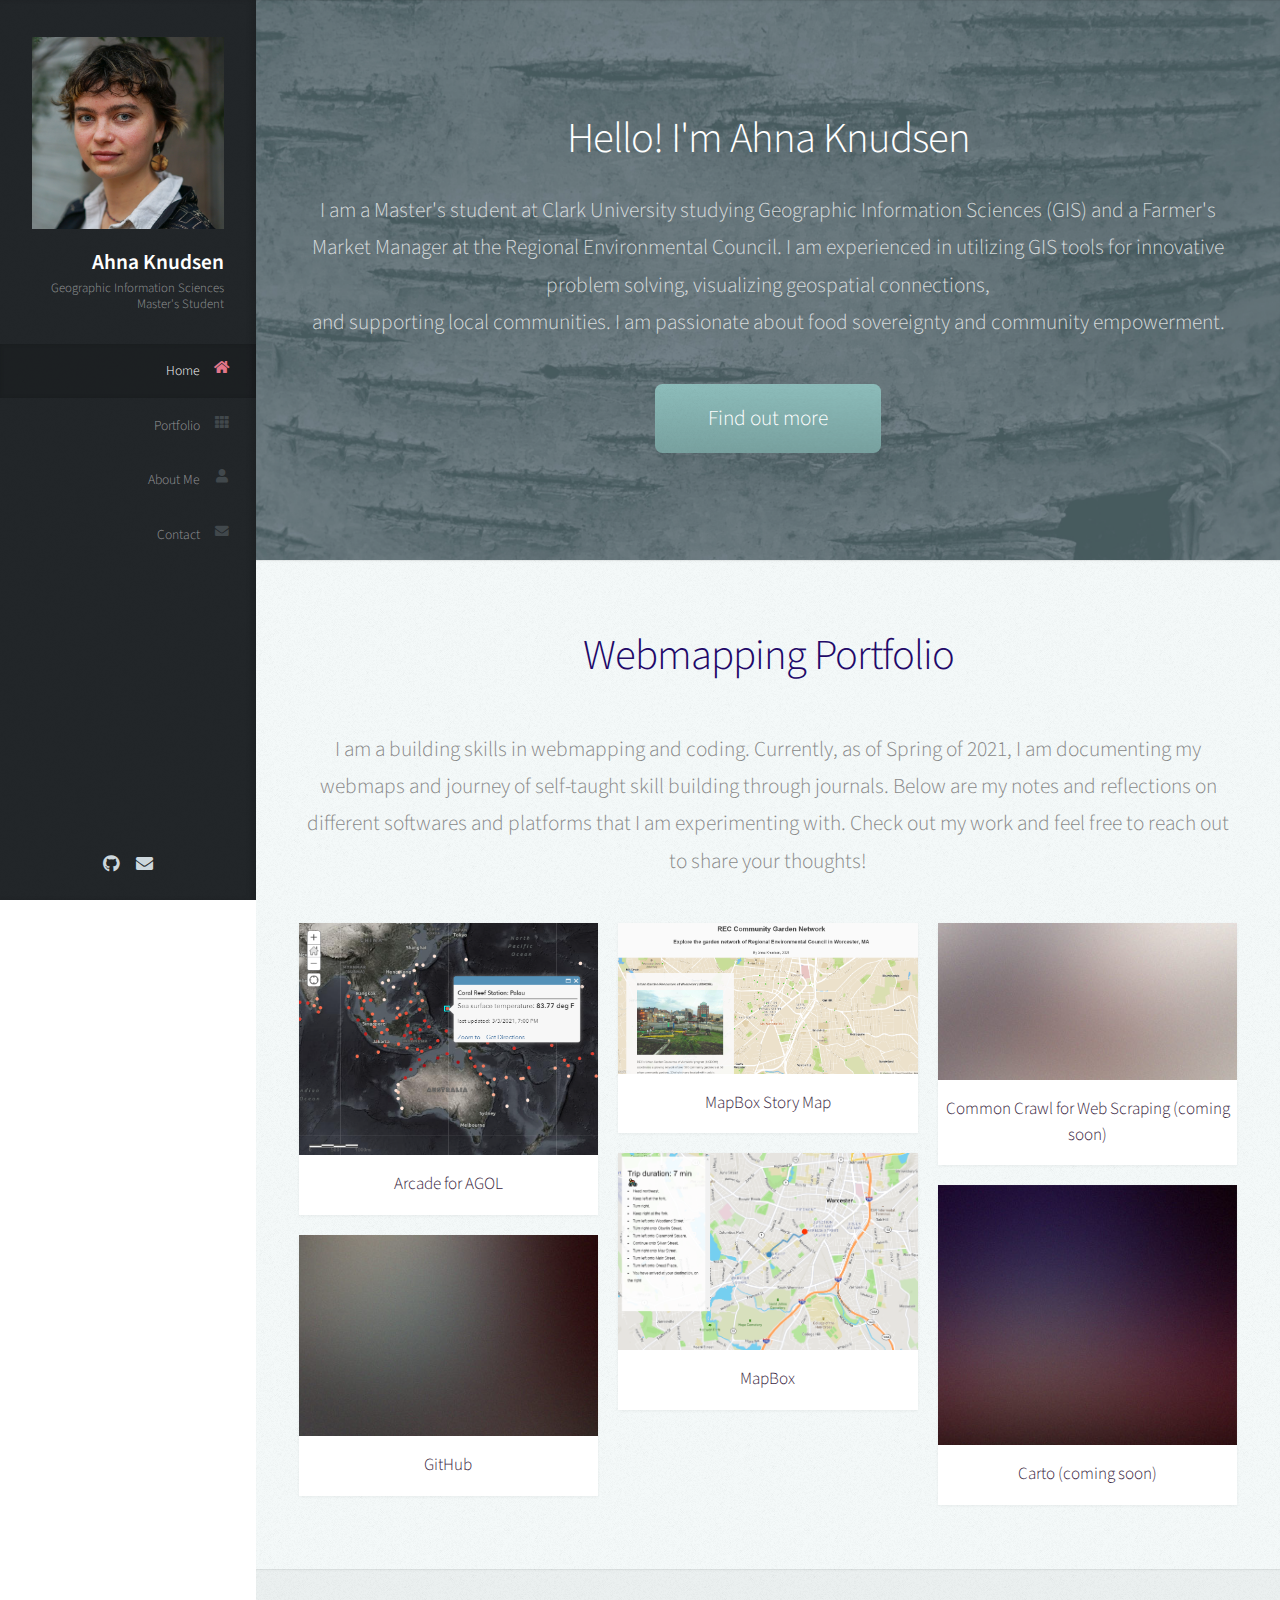
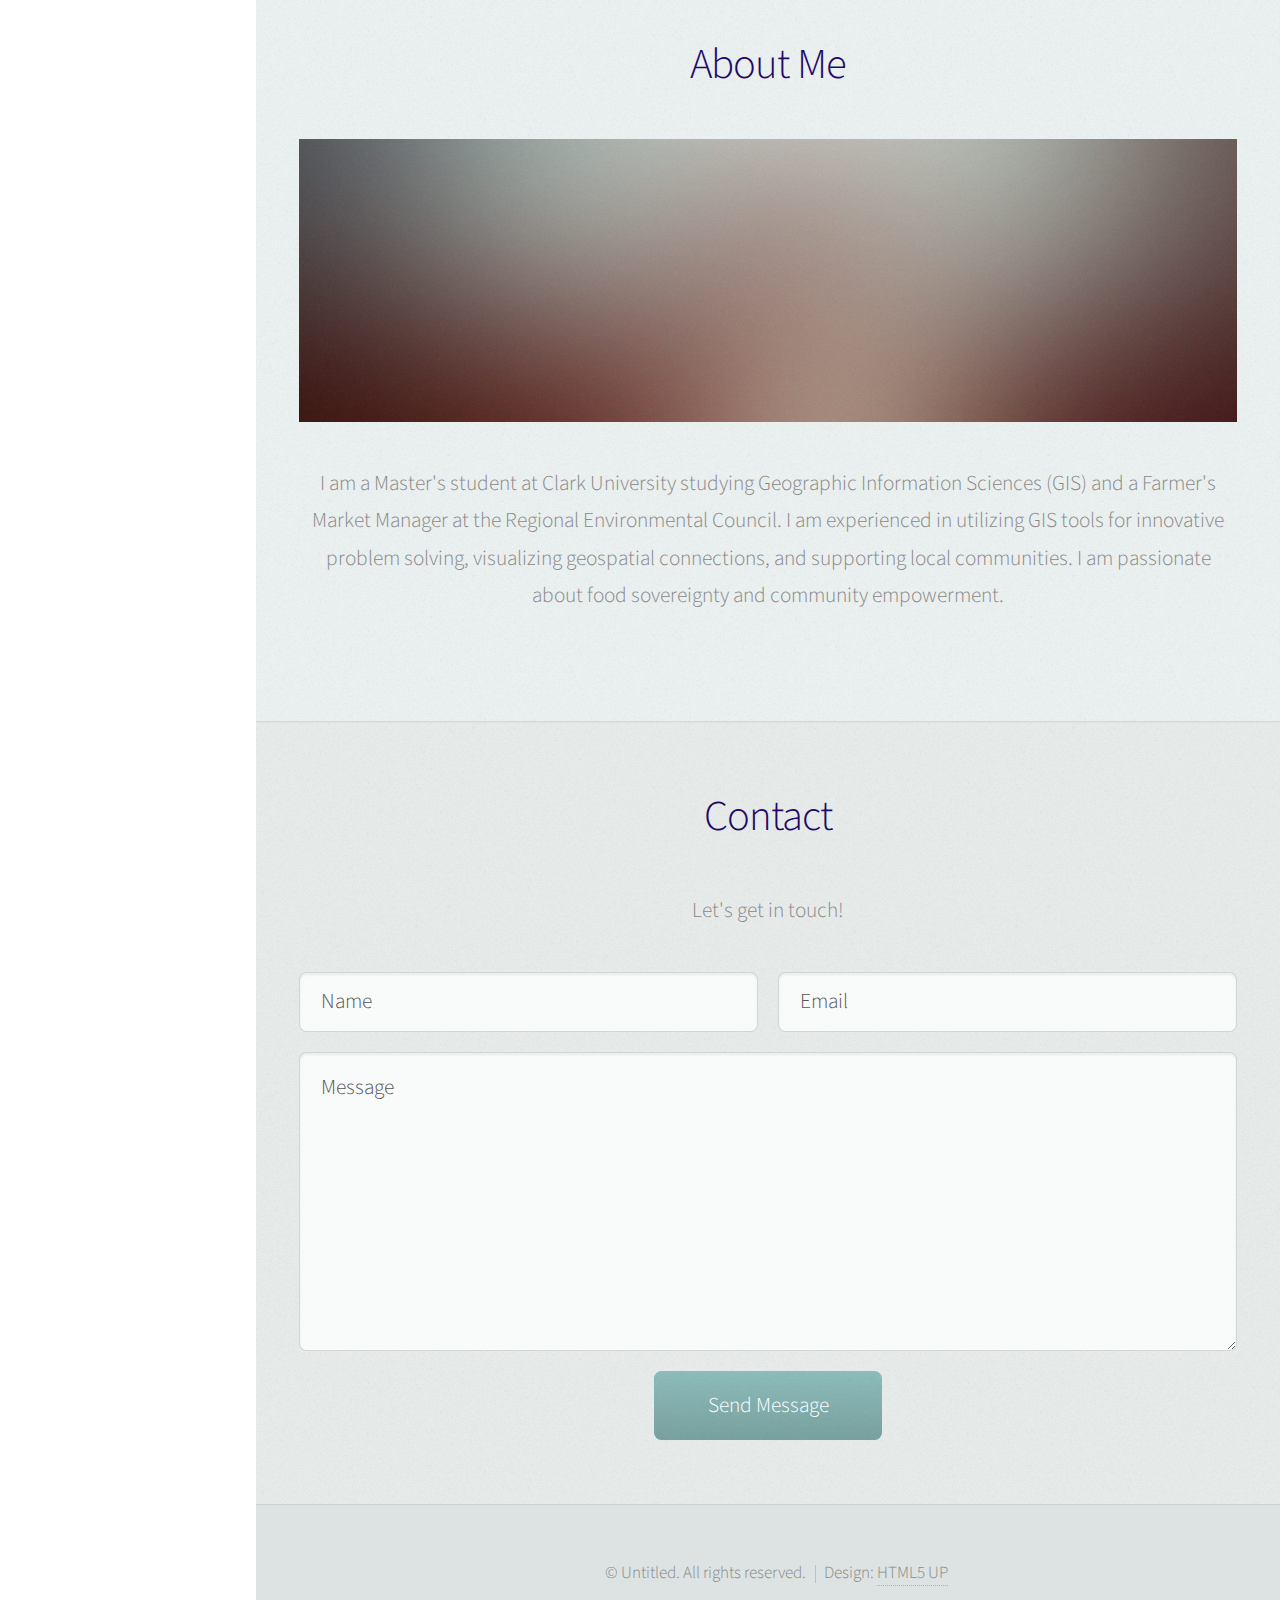
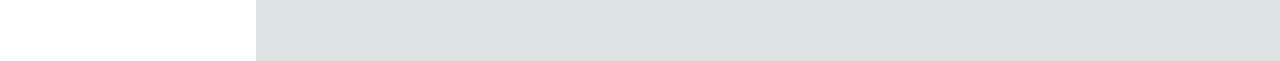
<file: index.html>
<!DOCTYPE HTML>
<!--
	Prologue by HTML5 UP
	html5up.net | @ajlkn
	Free for personal and commercial use under the CCA 3.0 license (html5up.net/license)
-->
<html>
	<head>
		<title>Ahna Knudsen Portfolio</title>
		<meta charset="utf-8" />
		<meta name="viewport" content="width=device-width, initial-scale=1, user-scalable=no" />
		<link rel="stylesheet" href="assets/css/main.css" />
	</head>
	<body class="is-preload">

		<!-- Header -->
			<div id="header">

				<div class="top">

					<!-- Logo -->
						<div id="logo">
							<span class="image me48"><img src="images/me.jpg" alt="" /></span>
							<h1 id="title">Ahna Knudsen</h1>
							<p>Geographic Information Sciences Master's Student</p>
						</div>

					<!-- Nav -->
						<nav id="nav">
							<ul>
								<li><a href="#top" id="top-link"><span class="icon solid fa-home">Home</span></a></li>
								<li><a href="#portfolio" id="portfolio-link"><span class="icon solid fa-th">Portfolio</span></a></li>
								<li><a href="#about" id="about-link"><span class="icon solid fa-user">About Me</span></a></li>
								<li><a href="#contact" id="contact-link"><span class="icon solid fa-envelope">Contact</span></a></li>
							</ul>
						</nav>

				</div>

				<div class="bottom">

					<!-- Social Icons -->
						<ul class="icons">
							<li><a href="https://github.com/a-knudsen" class="icon brands fa-github"><span class="label">Github</span></a></li>
							<li><a href="ahnaknudsen@gmail.com" class="icon solid fa-envelope"><span class="label">Email</span></a></li>
						</ul>

				</div>

			</div>

		<!-- Main -->
			<div id="main">

				<!-- Home -->
					<section id="top" class="one dark cover">
						<div class="container">

							<header>
								<h2 class="alt"><strong>Hello! I'm Ahna Knudsen </strong></h2>
								<p> I am a Master's student at Clark University studying Geographic Information Sciences (GIS) and 
									a Farmer's Market Manager at the Regional Environmental Council. 
									I am experienced in utilizing GIS tools for innovative problem solving, visualizing geospatial connections, <br /> 
									and supporting local communities. ​I am passionate about food sovereignty and community empowerment. <br /></p>
							</header>

							<footer>
								<a href="#portfolio" class="button scrolly">Find out more</a>
							</footer>

						</div>
					</section>

				<!-- Portfolio -->
					<section id="portfolio" class="two">
						<div class="container">

							<header>
								<h2>Webmapping Portfolio</h2>
							</header>

							<p> I am a building skills in webmapping and coding. Currently, as of Spring of 2021, I am documenting my webmaps and journey of 
								self-taught skill building through journals. Below are my notes and reflections on different softwares
								and platforms that I am experimenting with. Check out my work and feel free to reach out to 
								share your thoughts!
							</p>

							<div class="row">
								<div class="col-4 col-12-mobile">
									<article class="item">
										<a href="Journal1.html" class="image fit"><img src="images/seatemp.PNG" alt="" /></a>
										<header>
											<h3>Arcade for AGOL</h3>
										</header>
									</article>
									<article class="item">
										<a href="Journal2.html" class="image fit"><img src="images/pic03.jpg" alt="" /></a>
										<header>
											<h3>GitHub</h3>
										</header>
									</article>
								</div>
								<div class="col-4 col-12-mobile">
									<article class="item">
										<a href="story/index.html" class="image fit"><img src="images/mapbox_icon.PNG" alt="" /></a>
										<header>
											<h3>MapBox Story Map</h3>
										</header>
									</article>
									<article class="item">
										<a href="mapbox_tutorial.html" class="image fit"><img src="images/mapbox.PNG" alt="" /></a>
										<header>
											<h3>MapBox</h3>
										</header>
									</article>
								</div>
								<div class="col-4 col-12-mobile">
									<article class="item">
										<a href="#" class="image fit"><img src="images/pic06.jpg" alt="" /></a>
										<header>
											<h3>Common Crawl for Web Scraping (coming soon)</h3>
										</header>
									</article>
									<article class="item">
										<a href="#" class="image fit"><img src="images/pic07.jpg" alt="" /></a>
										<header>
											<h3>Carto (coming soon)</h3>
										</header>
									</article>
								</div>
							</div>

						</div>
					</section>

				<!-- About Me -->
					<section id="about" class="three">
						<div class="container">

							<header>
								<h2>About Me</h2>
							</header>

							<a href="#" class="image featured"><img src="images/pic08.jpg" alt="" /></a>

							<p> I am a Master's student at Clark University studying Geographic Information Sciences (GIS) and
								a Farmer's Market Manager at the Regional Environmental Council. 
								I am experienced in utilizing GIS tools for innovative problem solving, visualizing geospatial connections, 
								and supporting local communities. ​I am passionate about food sovereignty and community empowerment. <br /></p>

						</div>
					</section>

				<!-- Contact -->
					<section id="contact" class="four">
						<div class="container">

							<header>
								<h2>Contact</h2>
							</header>

							<p>Let's get in touch!</p>

							<form method="post" action="#">
								<div class="row">
									<div class="col-6 col-12-mobile"><input type="text" name="name" placeholder="Name" /></div>
									<div class="col-6 col-12-mobile"><input type="text" name="email" placeholder="Email" /></div>
									<div class="col-12">
										<textarea name="message" placeholder="Message"></textarea>
									</div>
									<div class="col-12">
										<input type="submit" value="Send Message" />
									</div>
								</div>
							</form>

						</div>
					</section>

			</div>

		<!-- Footer -->
			<div id="footer">

				<!-- Copyright -->
					<ul class="copyright">
						<li>&copy; Untitled. All rights reserved.</li><li>Design: <a href="http://html5up.net">HTML5 UP</a></li>
					</ul>

			</div>

		<!-- Scripts -->
			<script src="assets/js/jquery.min.js"></script>
			<script src="assets/js/jquery.scrolly.min.js"></script>
			<script src="assets/js/jquery.scrollex.min.js"></script>
			<script src="assets/js/browser.min.js"></script>
			<script src="assets/js/breakpoints.min.js"></script>
			<script src="assets/js/util.js"></script>
			<script src="assets/js/main.js"></script>

	</body>
</html>
</file>
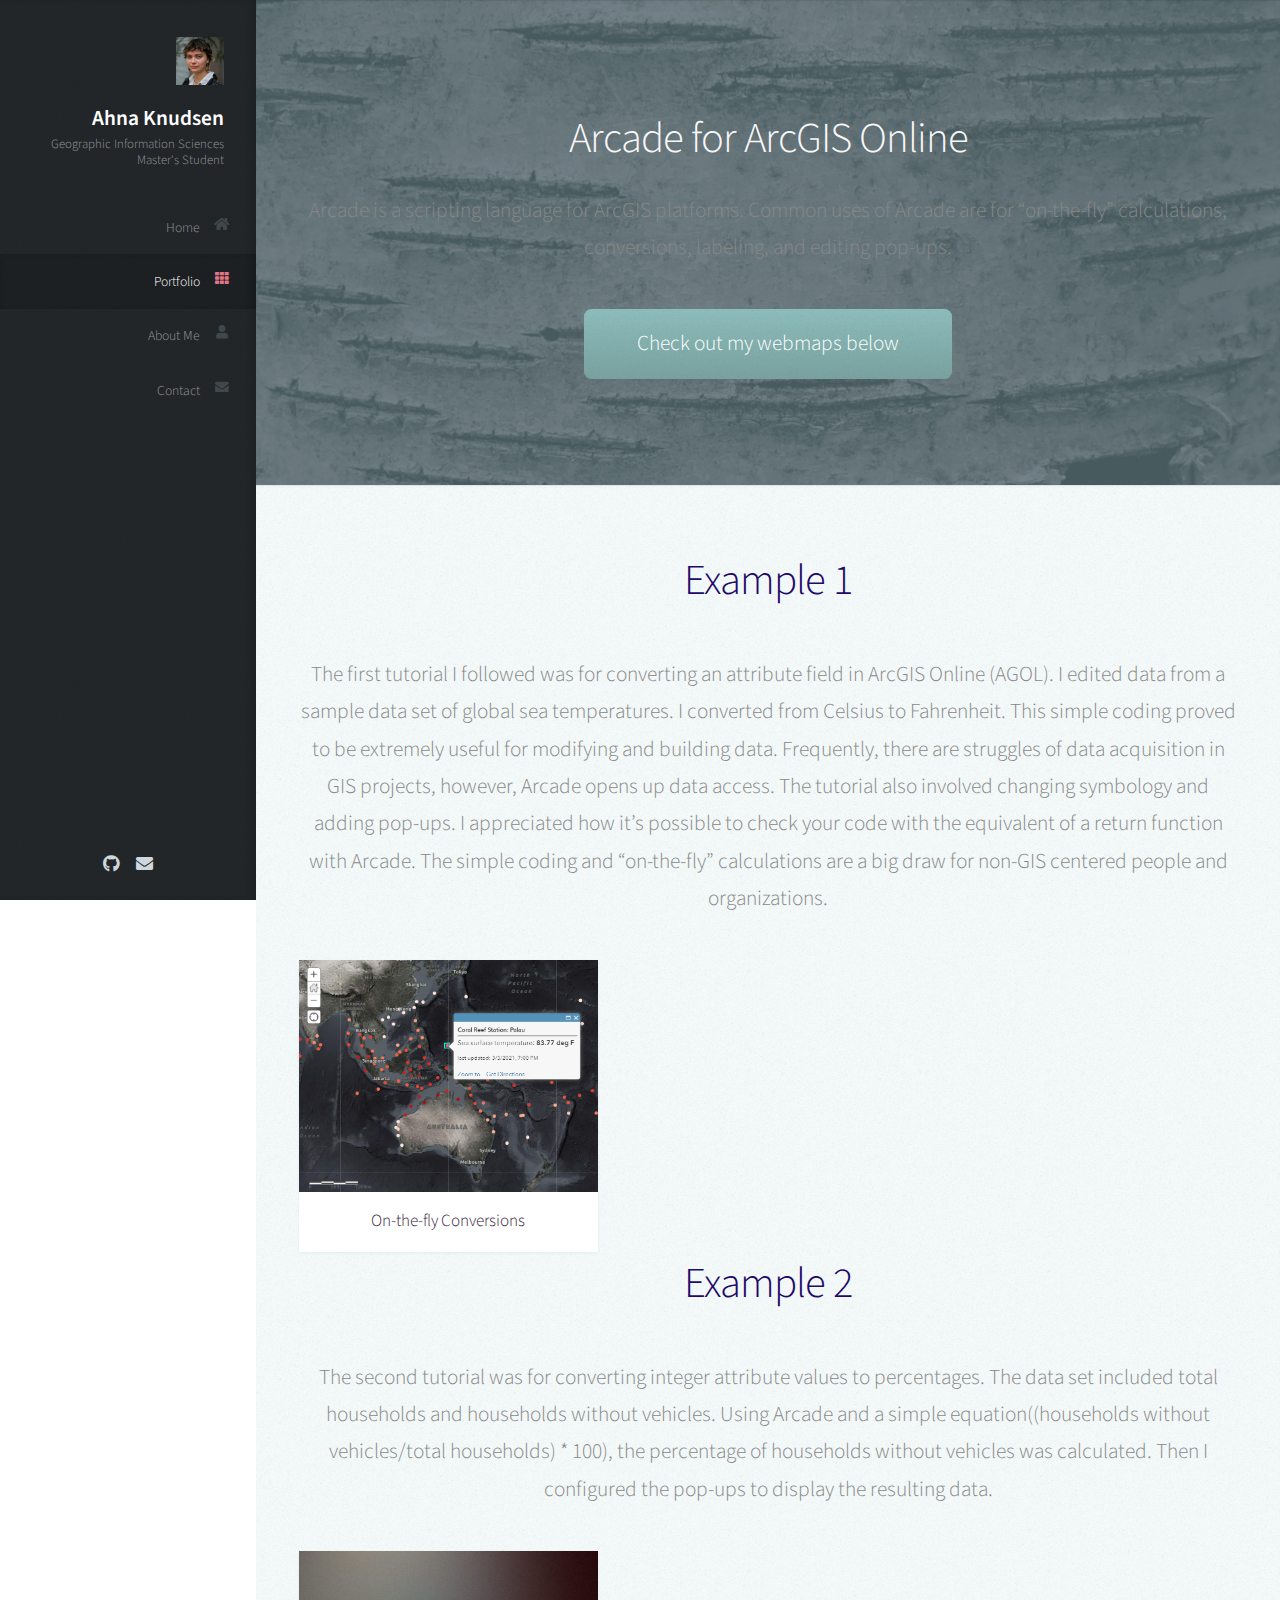
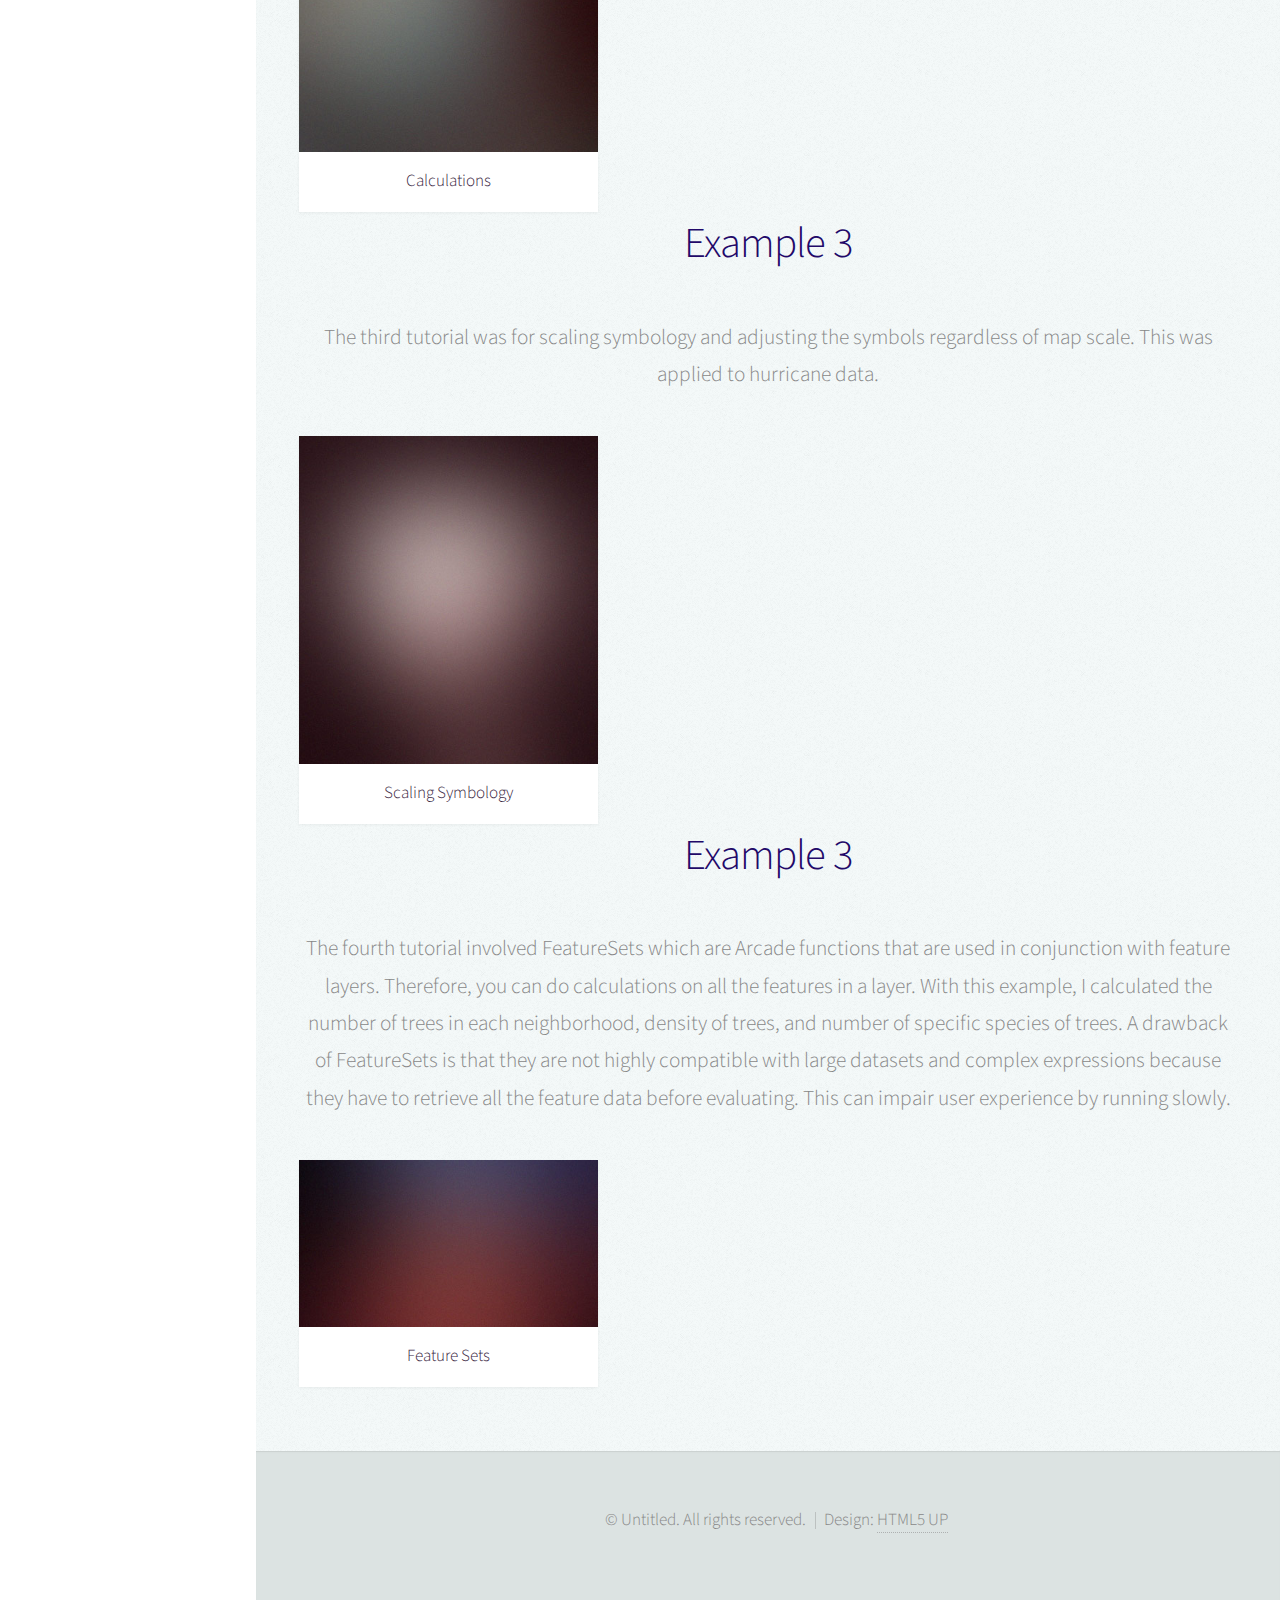
<file: Journal1.html>
<!DOCTYPE HTML>
<!--
	Prologue by HTML5 UP
	html5up.net | @ajlkn
	Free for personal and commercial use under the CCA 3.0 license (html5up.net/license)
-->
<html>
	<head>
		<title>Ahna Knudsen Portfolio</title>
		<meta charset="utf-8" />
		<meta name="viewport" content="width=device-width, initial-scale=1, user-scalable=no" />
		<link rel="stylesheet" href="assets/css/main.css" />
	</head>
	<body class="is-preload">

		<!-- Header -->
			<div id="header">

				<div class="top">

					<!-- Logo -->
						<div id="logo">
							<span class="image avatar48"><img src="images/me.jpg" alt="" /></span>
							<h1 id="title">Ahna Knudsen</h1>
							<p>Geographic Information Sciences
								Master's Student
							</p>
						</div>

					<!-- Nav -->
						<nav id="nav">
							<ul>
								<li><a href="index.html" id="top-link"><span class="icon solid fa-home">Home</span></a></li>
								<li><a href="#portfolio" id="portfolio-link"><span class="icon solid fa-th">Portfolio</span></a></li>
								<li><a href="#about" id="about-link"><span class="icon solid fa-user">About Me</span></a></li>
								<li><a href="#contact" id="contact-link"><span class="icon solid fa-envelope">Contact</span></a></li>
							</ul>
						</nav>

				</div>

				<div class="bottom">

					<!-- Social Icons -->
						<ul class="icons">
							<li><a href="https://github.com/a-knudsen" class="icon brands fa-github"><span class="label">Github</span></a></li>
							<li><a href="ahnaknudsen@gmail.com" class="icon solid fa-envelope"><span class="label">Email</span></a></li>
						</ul>

				</div>

			</div>

		<!-- Main -->
			<div id="main">

				<!-- Home -->
					<section id="top" class="one light cover">
						<div class="container">

							<header>
								<h2 class="alt"><strong>Arcade for ArcGIS Online </strong></h2>
								<p> Arcade is a scripting language for ArcGIS platforms. 
									Common uses of Arcade are for “on-the-fly” calculations, conversions, labeling, and editing pop-ups. <br /></p>
							</header>

							<footer>
								<a href="#portfolio" class="button scrolly">Check out my webmaps below</a>
							</footer>

						</div>
					</section>

				<!-- Portfolio -->
					<section id="portfolio" class="two">
						<div class="container">

							<header>
								<h2>Example 1</h2>
							</header>

							<p> The first tutorial I followed was for converting an attribute field in ArcGIS Online (AGOL). I edited data from a sample data set of global sea temperatures. 
								I converted from Celsius to Fahrenheit. This simple coding proved to be extremely useful for modifying and building data. 
								Frequently, there are struggles of data acquisition in GIS projects, however, Arcade opens up data access. The tutorial also involved changing symbology 
								and adding pop-ups. I appreciated how it’s possible to check your code with the equivalent of a return function with Arcade. The simple coding 
								and “on-the-fly” calculations are a big draw for non-GIS centered people and organizations. 
							</p>

							<div class="row">
								<div class="col-4 col-12-mobile">
									<article class="item">
										<a href="#" class="image fit"><img src="images/seatemp.PNG" alt="" /></a>
										<header>
											<h3>On-the-fly Conversions</h3>
										</header>
									</article>
								</div>
							</div>
				 
				
							<header>
								<h2>Example 2</h2>
							</header>
				
							<p> The second tutorial was for converting integer attribute values to percentages. The data set included total households and households without vehicles.
								Using Arcade and a simple equation((households without vehicles/total households) * 100), the percentage of households without vehicles was calculated. 
								Then I configured the pop-ups to display the resulting data. 
							</p>

							<div class="row">
								<div class="col-4 col-12-mobile">
									<article class="item">
										<a href="#" class="image fit"><img src="images/pic03.jpg" alt="" /></a>
										<header>
											<h3>Calculations</h3>
										</header>
									</article>
								</div>
							</div>
							
							<header>
								<h2>Example 3</h2>
							</header>
					
							<p> The third tutorial was for scaling symbology and adjusting the symbols regardless of map scale. 
								This was applied to hurricane data.
							</p>

							<div class="row">
								<div class="col-4 col-12-mobile">
									<article class="item">
										<a href="#" class="image fit"><img src="images/pic04.jpg" alt="" /></a>
										<header>
											<h3>Scaling Symbology</h3>
										</header>
									</article>
								</div>
							</div>

							<header>
								<h2>Example 3</h2>
							</header>
							
							<p> The fourth tutorial involved FeatureSets which are Arcade functions that are used in conjunction with feature layers. 
								Therefore, you can do calculations on all the features in a layer. With this example, I calculated the number of trees in each neighborhood, 
								density of trees, and number of specific species of trees. A drawback of FeatureSets is that they are not highly compatible with large datasets 
								and complex expressions because they have to retrieve all the feature data before evaluating. 
								This can impair user experience by running slowly.
							</p>

							<div class="row">
								<div class="col-4 col-12-mobile">
									<article class="item">
										<a href="#" class="image fit"><img src="images/pic05.jpg" alt="" /></a>
										<header>
											<h3>Feature Sets</h3>
										</header>
									</article>
								</div>
							</div>

						</div>
					</section>

			</div>

		<!-- Footer -->
			<div id="footer">

				<!-- Copyright -->
					<ul class="copyright">
						<li>&copy; Untitled. All rights reserved.</li><li>Design: <a href="http://html5up.net">HTML5 UP</a></li>
					</ul>

			</div>

		<!-- Scripts -->
			<script src="assets/js/jquery.min.js"></script>
			<script src="assets/js/jquery.scrolly.min.js"></script>
			<script src="assets/js/jquery.scrollex.min.js"></script>
			<script src="assets/js/browser.min.js"></script>
			<script src="assets/js/breakpoints.min.js"></script>
			<script src="assets/js/util.js"></script>
			<script src="assets/js/main.js"></script>

	</body>
</html>
</file>
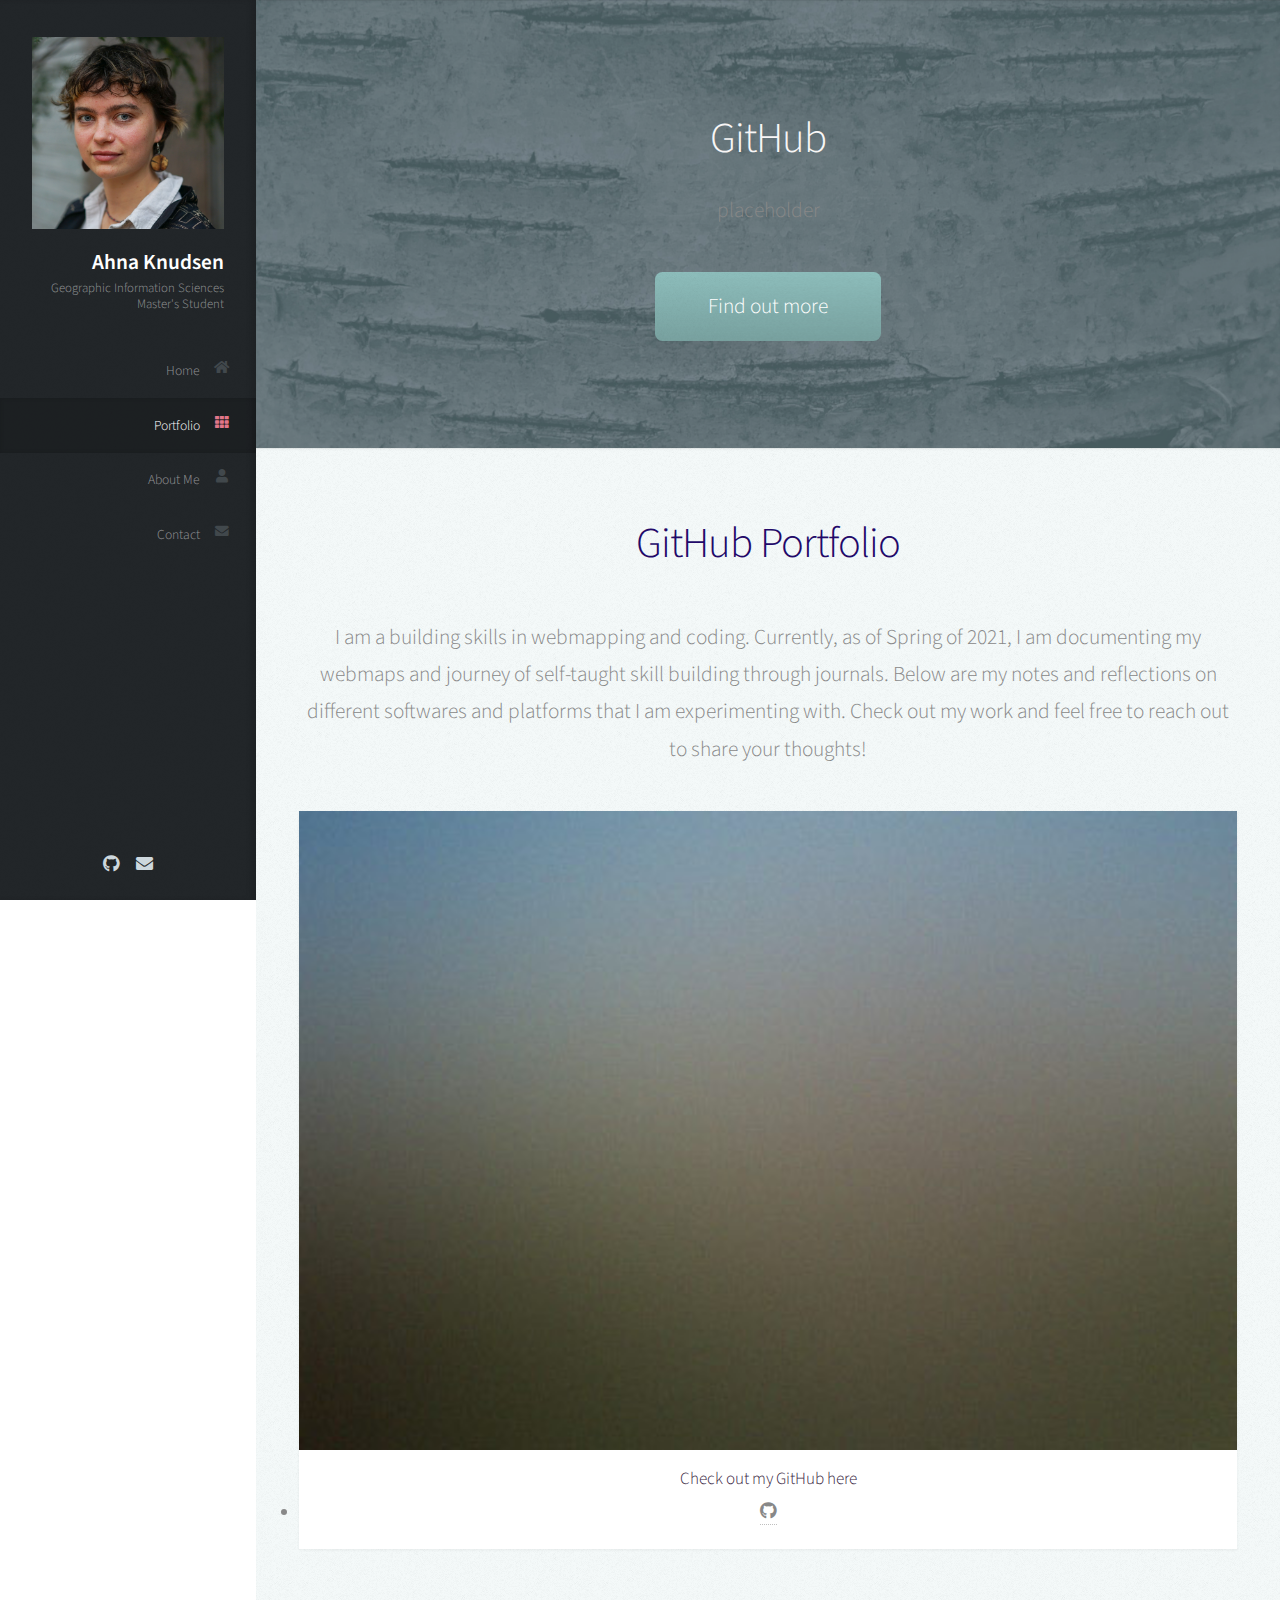
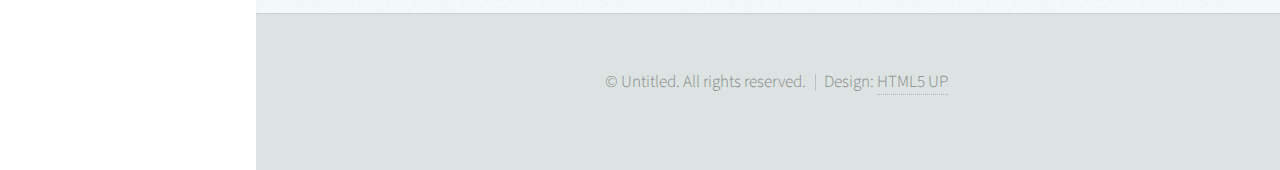
<file: Journal2.html>
<!DOCTYPE HTML>
<!--
	Prologue by HTML5 UP
	html5up.net | @ajlkn
	Free for personal and commercial use under the CCA 3.0 license (html5up.net/license)
-->
<html>
	<head>
		<title>Ahna Knudsen Portfolio</title>
		<meta charset="utf-8" />
		<meta name="viewport" content="width=device-width, initial-scale=1, user-scalable=no" />
		<link rel="stylesheet" href="assets/css/main.css" />
	</head>
	<body class="is-preload">

		<!-- Header -->
			<div id="header">

				<div class="top">

					<!-- Logo -->
						<div id="logo">
							<span class="image me48"><img src="images/me.jpg" alt="" /></span>
							<h1 id="title">Ahna Knudsen</h1>
							<p>Geographic Information Sciences
								 Master's Student
								</p>
						</div>

					<!-- Nav -->
					
						<nav id="nav">
							<ul>
								<li><a href="index.html" id="top-link"><span class="icon solid fa-home">Home</span></a></li>
								<li><a href="#portfolio" id="portfolio-link"><span class="icon solid fa-th">Portfolio</span></a></li>
								<li><a href="#about" id="about-link"><span class="icon solid fa-user">About Me</span></a></li>
								<li><a href="#contact" id="contact-link"><span class="icon solid fa-envelope">Contact</span></a></li>
							</ul>
						</nav>

				</div>

				<div class="bottom">

					<!-- Social Icons -->
						<ul class="icons">
							<li><a href="https://github.com/a-knudsen" class="icon brands fa-github"><span class="label">Github</span></a></li>
							<li><a href="ahnaknudsen@gmail.com" class="icon solid fa-envelope"><span class="label">Email</span></a></li>
						</ul>

				</div>

			</div>

		<!-- Main -->
			<div id="main">

				<!-- Home -->
					<section id="top" class="one light cover">
						<div class="container">

							<header>
								<h2 class="alt"><strong>GitHub </strong></h2>
								<p> placeholder <br /></p>
							</header>

							<footer>
								<a href="#portfolio" class="button scrolly">Find out more</a>
							</footer>

						</div>
					</section>

				<!-- Portfolio -->
					<section id="portfolio" class="two">
						<div class="container">

							<header>
								<h2>GitHub Portfolio</h2>
							</header>

							<p> I am a building skills in webmapping and coding. Currently, as of Spring of 2021, I am documenting my webmaps and journey of 
								self-taught skill building through journals. Below are my notes and reflections on different softwares
								and platforms that I am experimenting with. Check out my work and feel free to reach out to 
								share your thoughts!
							</p>

							<!-- <div class="row"> --> 
								<div class="col-4 col-12-mobile">
									<article class="item">
										<a href="https://github.com/a-knudsen" class="image fit"><img src="images/pic02.jpg" alt="" /></a>
										<header>
											<h3>Check out my GitHub here</h3>
											<!-- href="https://github.com/a-knudsen" -->
											<li><a href="https://github.com/a-knudsen" class="icon brands fa-github"><span class="label">Github</span> </a></li>

										</header>
									</article>

								<!--	<article class="item">
										<a href="#" class="image fit"><img src="images/pic03.jpg" alt="" /></a>
										<header>
											<h3>GitHub</h3>
										</header>
									</article>
								</div>
								<div class="col-4 col-12-mobile">
									<article class="item">
										<a href="#" class="image fit"><img src="images/pic04.jpg" alt="" /></a>
										<header>
											<h3>Web Scraping (coming soon)</h3>
										</header>
									</article>
									<article class="item">
										<a href="#" class="image fit"><img src="images/pic05.jpg" alt="" /></a>
										<header>
											<h3>MapBox (coming soon)</h3>
										</header>
									</article>
								</div>
								<div class="col-4 col-12-mobile">
									<article class="item">
										<a href="#" class="image fit"><img src="images/pic06.jpg" alt="" /></a>
										<header>
											<h3>Common Crawl for Web Scraping (coming soon)</h3>
										</header>
									</article>
									<article class="item">
										<a href="#" class="image fit"><img src="images/pic07.jpg" alt="" /></a>
										<header>
											<h3>Carto (coming soon)</h3>
										</header>
									</article>
								</div>
								
							</div>
							-->

						</div>
					</section>

			</div>

		<!-- Footer -->
			<div id="footer">

				<!-- Copyright -->
					<ul class="copyright">
						<li>&copy; Untitled. All rights reserved.</li><li>Design: <a href="http://html5up.net">HTML5 UP</a></li>
					</ul>

			</div>

		<!-- Scripts -->
			<script src="assets/js/jquery.min.js"></script>
			<script src="assets/js/jquery.scrolly.min.js"></script>
			<script src="assets/js/jquery.scrollex.min.js"></script>
			<script src="assets/js/browser.min.js"></script>
			<script src="assets/js/breakpoints.min.js"></script>
			<script src="assets/js/util.js"></script>
			<script src="assets/js/main.js"></script>

	</body>
</html>
</file>
<file: assets/css/main.css>
@import url("fontawesome-all.min.css");
@import url("https://fonts.googleapis.com/css?family=Source+Sans+Pro:300,300italic,400,600");

/*
	Prologue by HTML5 UP
	html5up.net | @ajlkn
	Free for personal and commercial use under the CCA 3.0 license (html5up.net/license)
*/

html, body, div, span, applet, object,
iframe, h1, h2, h3, h4, h5, h6, p, blockquote,
pre, a, abbr, acronym, address, big, cite,
code, del, dfn, em, img, ins, kbd, q, s, samp,
small, strike, strong, sub, sup, tt, var, b,
u, i, center, dl, dt, dd, ol, ul, li, fieldset,
form, label, legend, table, caption, tbody,
tfoot, thead, tr, th, td, article, aside,
canvas, details, embed, figure, figcaption,
footer, header, hgroup, menu, nav, output, ruby,
section, summary, time, mark, audio, video {
	margin: 0;
	padding: 0;
	border: 0;
	font-size: 100%;
	font: inherit;
	vertical-align: baseline;}

article, aside, details, figcaption, figure,
footer, header, hgroup, menu, nav, section {
	display: block;}

body {
	line-height: 1;
}

ol, ul {
	list-style: none;
}

blockquote, q {
	quotes: none;
}

	blockquote:before, blockquote:after, q:before, q:after {
		content: '';
		content: none;
	}

table {
	border-collapse: collapse;
	border-spacing: 0;
}

body {
	-webkit-text-size-adjust: none;
}

mark {
	background-color: transparent;
	color: inherit;
}

input::-moz-focus-inner {
	border: 0;
	padding: 0;
}

input, select, textarea {
	-moz-appearance: none;
	-webkit-appearance: none;
	-ms-appearance: none;
	appearance: none;
}

/* Basic */

	html {
		box-sizing: border-box;
	}

	*, *:before, *:after {
		box-sizing: inherit;
	}

	body {
		background: #fff;
		font-family: 'Source Sans Pro', sans-serif;
		font-size: 19pt;
		font-weight: 300;
		line-height: 1.75em;
		color: #888;
	}

		body.is-preload *, body.is-preload *:before, body.is-preload *:after {
			-moz-animation: none !important;
			-webkit-animation: none !important;
			-ms-animation: none !important;
			animation: none !important;
			-moz-transition: none !important;
			-webkit-transition: none !important;
			-ms-transition: none !important;
			transition: none !important;
		}

	input, textarea, select {
		font-family: 'Source Sans Pro', sans-serif;
		font-size: 19pt;
		font-weight: 300;
		line-height: 1.75em;
		color: #888;
	}

	h1, h3, h4, h5, h6 {
		font-weight: 300;
		color: rgb(57, 38, 65);
		line-height: 1.5em;
	}
	h2 {
		font-weight: 300;
		color: rgb(34, 9, 105);
		line-height: 1.5em;
	}

	h1 a, h2 a, h3 a, h4 a, h5 a, h6 a {
		color: inherit;
		text-decoration: none;
	}

		h1 a strong, h2 a strong, h3 a strong, h4 a strong, h5 a strong, h6 a strong {
			color: rgb(243, 243, 243);
		}

	h2 {
		font-size: 2em;
		letter-spacing: -1px;
	}

		h2.alt {
			color: rgb(194, 82, 82);
		}

			h2.alt strong {
				color: rgb(248, 246, 246);
			}

	h3 {
		font-size: 1.5em;
	}

	header {
		margin: 0 0 2em 0;
	}

		header > p {
			margin: 1em 0 0 0;
		}

	footer {
		margin: 2em 0 0 0;
	}

	strong, b {
		font-weight: 300;
		color: #666;
	}

	em, i {
		font-style: italic;
	}

	a {
		text-decoration: none;
		color: inherit;
		border-bottom: dotted 1px rgba(128, 128, 128, 0.5);
		-moz-transition: color 0.35s ease-in-out, border-bottom-color 0.35s ease-in-out;
		-webkit-transition: color 0.35s ease-in-out, border-bottom-color 0.35s ease-in-out;
		-ms-transition: color 0.35s ease-in-out, border-bottom-color 0.35s ease-in-out;
		transition: color 0.35s ease-in-out, border-bottom-color 0.35s ease-in-out;
		outline: 0;
	}

		a:hover {
			color: #E27689;
			border-bottom-color: rgba(255, 255, 255, 0);
		}

	sub {
		position: relative;
		top: 0.5em;
		font-size: 0.8em;
	}

	sup {
		position: relative;
		top: -0.5em;
		font-size: 0.8em;
	}

	hr {
		border: 0;
		border-top: solid 1px #ddd;
	}

	blockquote {
		border-left: solid 0.5em #ddd;
		padding: 1em 0 1em 2em;
		font-style: italic;
	}

	p, ul, ol, dl, table {
		margin-bottom: 2em;
	}

	br.clear {
		clear: both;
	}

/* Container */

	.container {
		margin: 0 auto;
		max-width: 100%;
		width: 1400px;
	}

		@media screen and (min-width: 961px) and (max-width: 1880px) {

			.container {
				width: 1200px;
			}

		}

		@media screen and (min-width: 961px) and (max-width: 1620px) {

			.container {
				width: 960px;
			}

		}

		@media screen and (min-width: 961px) and (max-width: 1320px) {

			.container {
				width: 100%;
			}

		}

		@media screen and (max-width: 960px) {

			.container {
				width: 100%;
			}

		}

		@media screen and (max-width: 736px) {

			.container {
				width: 100%;
			}

		}

/* Row */

	.row {
		display: flex;
		flex-wrap: wrap;
		box-sizing: border-box;
		align-items: stretch;
	}

		.row > * {
			box-sizing: border-box;
		}

		.row.gtr-uniform > * > :last-child {
			margin-bottom: 0;
		}

		.row.aln-left {
			justify-content: flex-start;
		}

		.row.aln-center {
			justify-content: center;
		}

		.row.aln-right {
			justify-content: flex-end;
		}

		.row.aln-top {
			align-items: flex-start;
		}

		.row.aln-middle {
			align-items: center;
		}

		.row.aln-bottom {
			align-items: flex-end;
		}

		.row > .imp {
			order: -1;
		}

		.row > .col-1 {
			width: 8.33333%;
		}

		.row > .off-1 {
			margin-left: 8.33333%;
		}

		.row > .col-2 {
			width: 16.66667%;
		}

		.row > .off-2 {
			margin-left: 16.66667%;
		}

		.row > .col-3 {
			width: 25%;
		}

		.row > .off-3 {
			margin-left: 25%;
		}

		.row > .col-4 {
			width: 33.33333%;
		}

		.row > .off-4 {
			margin-left: 33.33333%;
		}

		.row > .col-5 {
			width: 41.66667%;
		}

		.row > .off-5 {
			margin-left: 41.66667%;
		}

		.row > .col-6 {
			width: 50%;
		}

		.row > .off-6 {
			margin-left: 50%;
		}

		.row > .col-7 {
			width: 58.33333%;
		}

		.row > .off-7 {
			margin-left: 58.33333%;
		}

		.row > .col-8 {
			width: 66.66667%;
		}

		.row > .off-8 {
			margin-left: 66.66667%;
		}

		.row > .col-9 {
			width: 75%;
		}

		.row > .off-9 {
			margin-left: 75%;
		}

		.row > .col-10 {
			width: 83.33333%;
		}

		.row > .off-10 {
			margin-left: 83.33333%;
		}

		.row > .col-11 {
			width: 91.66667%;
		}

		.row > .off-11 {
			margin-left: 91.66667%;
		}

		.row > .col-12 {
			width: 100%;
		}

		.row > .off-12 {
			margin-left: 100%;
		}

		.row.gtr-0 {
			margin-top: 0px;
			margin-left: 0px;
		}

			.row.gtr-0 > * {
				padding: 0px 0 0 0px;
			}

			.row.gtr-0.gtr-uniform {
				margin-top: 0px;
			}

				.row.gtr-0.gtr-uniform > * {
					padding-top: 0px;
				}

		.row.gtr-25 {
			margin-top: -10px;
			margin-left: -10px;
		}

			.row.gtr-25 > * {
				padding: 10px 0 0 10px;
			}

			.row.gtr-25.gtr-uniform {
				margin-top: -10px;
			}

				.row.gtr-25.gtr-uniform > * {
					padding-top: 10px;
				}

		.row.gtr-50 {
			margin-top: -20px;
			margin-left: -20px;
		}

			.row.gtr-50 > * {
				padding: 20px 0 0 20px;
			}

			.row.gtr-50.gtr-uniform {
				margin-top: -20px;
			}

				.row.gtr-50.gtr-uniform > * {
					padding-top: 20px;
				}

		.row {
			margin-top: -40px;
			margin-left: -40px;
		}

			.row > * {
				padding: 40px 0 0 40px;
			}

			.row.gtr-uniform {
				margin-top: -40px;
			}

				.row.gtr-uniform > * {
					padding-top: 40px;
				}

		.row.gtr-150 {
			margin-top: -60px;
			margin-left: -60px;
		}

			.row.gtr-150 > * {
				padding: 60px 0 0 60px;
			}

			.row.gtr-150.gtr-uniform {
				margin-top: -60px;
			}

				.row.gtr-150.gtr-uniform > * {
					padding-top: 60px;
				}

		.row.gtr-200 {
			margin-top: -80px;
			margin-left: -80px;
		}

			.row.gtr-200 > * {
				padding: 80px 0 0 80px;
			}

			.row.gtr-200.gtr-uniform {
				margin-top: -80px;
			}

				.row.gtr-200.gtr-uniform > * {
					padding-top: 80px;
				}

		@media screen and (min-width: 961px) and (max-width: 1880px) {

			.row {
				display: flex;
				flex-wrap: wrap;
				box-sizing: border-box;
				align-items: stretch;
			}

				.row > * {
					box-sizing: border-box;
				}

				.row.gtr-uniform > * > :last-child {
					margin-bottom: 0;
				}

				.row.aln-left {
					justify-content: flex-start;
				}

				.row.aln-center {
					justify-content: center;
				}

				.row.aln-right {
					justify-content: flex-end;
				}

				.row.aln-top {
					align-items: flex-start;
				}

				.row.aln-middle {
					align-items: center;
				}

				.row.aln-bottom {
					align-items: flex-end;
				}

				.row > .imp-wide {
					order: -1;
				}

				.row > .col-1-wide {
					width: 8.33333%;
				}

				.row > .off-1-wide {
					margin-left: 8.33333%;
				}

				.row > .col-2-wide {
					width: 16.66667%;
				}

				.row > .off-2-wide {
					margin-left: 16.66667%;
				}

				.row > .col-3-wide {
					width: 25%;
				}

				.row > .off-3-wide {
					margin-left: 25%;
				}

				.row > .col-4-wide {
					width: 33.33333%;
				}

				.row > .off-4-wide {
					margin-left: 33.33333%;
				}

				.row > .col-5-wide {
					width: 41.66667%;
				}

				.row > .off-5-wide {
					margin-left: 41.66667%;
				}

				.row > .col-6-wide {
					width: 50%;
				}

				.row > .off-6-wide {
					margin-left: 50%;
				}

				.row > .col-7-wide {
					width: 58.33333%;
				}

				.row > .off-7-wide {
					margin-left: 58.33333%;
				}

				.row > .col-8-wide {
					width: 66.66667%;
				}

				.row > .off-8-wide {
					margin-left: 66.66667%;
				}

				.row > .col-9-wide {
					width: 75%;
				}

				.row > .off-9-wide {
					margin-left: 75%;
				}

				.row > .col-10-wide {
					width: 83.33333%;
				}

				.row > .off-10-wide {
					margin-left: 83.33333%;
				}

				.row > .col-11-wide {
					width: 91.66667%;
				}

				.row > .off-11-wide {
					margin-left: 91.66667%;
				}

				.row > .col-12-wide {
					width: 100%;
				}

				.row > .off-12-wide {
					margin-left: 100%;
				}

				.row.gtr-0 {
					margin-top: 0px;
					margin-left: 0px;
				}

					.row.gtr-0 > * {
						padding: 0px 0 0 0px;
					}

					.row.gtr-0.gtr-uniform {
						margin-top: 0px;
					}

						.row.gtr-0.gtr-uniform > * {
							padding-top: 0px;
						}

				.row.gtr-25 {
					margin-top: -10px;
					margin-left: -10px;
				}

					.row.gtr-25 > * {
						padding: 10px 0 0 10px;
					}

					.row.gtr-25.gtr-uniform {
						margin-top: -10px;
					}

						.row.gtr-25.gtr-uniform > * {
							padding-top: 10px;
						}

				.row.gtr-50 {
					margin-top: -20px;
					margin-left: -20px;
				}

					.row.gtr-50 > * {
						padding: 20px 0 0 20px;
					}

					.row.gtr-50.gtr-uniform {
						margin-top: -20px;
					}

						.row.gtr-50.gtr-uniform > * {
							padding-top: 20px;
						}

				.row {
					margin-top: -40px;
					margin-left: -40px;
				}

					.row > * {
						padding: 40px 0 0 40px;
					}

					.row.gtr-uniform {
						margin-top: -40px;
					}

						.row.gtr-uniform > * {
							padding-top: 40px;
						}

				.row.gtr-150 {
					margin-top: -60px;
					margin-left: -60px;
				}

					.row.gtr-150 > * {
						padding: 60px 0 0 60px;
					}

					.row.gtr-150.gtr-uniform {
						margin-top: -60px;
					}

						.row.gtr-150.gtr-uniform > * {
							padding-top: 60px;
						}

				.row.gtr-200 {
					margin-top: -80px;
					margin-left: -80px;
				}

					.row.gtr-200 > * {
						padding: 80px 0 0 80px;
					}

					.row.gtr-200.gtr-uniform {
						margin-top: -80px;
					}

						.row.gtr-200.gtr-uniform > * {
							padding-top: 80px;
						}

		}

		@media screen and (min-width: 961px) and (max-width: 1620px) {

			.row {
				display: flex;
				flex-wrap: wrap;
				box-sizing: border-box;
				align-items: stretch;
			}

				.row > * {
					box-sizing: border-box;
				}

				.row.gtr-uniform > * > :last-child {
					margin-bottom: 0;
				}

				.row.aln-left {
					justify-content: flex-start;
				}

				.row.aln-center {
					justify-content: center;
				}

				.row.aln-right {
					justify-content: flex-end;
				}

				.row.aln-top {
					align-items: flex-start;
				}

				.row.aln-middle {
					align-items: center;
				}

				.row.aln-bottom {
					align-items: flex-end;
				}

				.row > .imp-normal {
					order: -1;
				}

				.row > .col-1-normal {
					width: 8.33333%;
				}

				.row > .off-1-normal {
					margin-left: 8.33333%;
				}

				.row > .col-2-normal {
					width: 16.66667%;
				}

				.row > .off-2-normal {
					margin-left: 16.66667%;
				}

				.row > .col-3-normal {
					width: 25%;
				}

				.row > .off-3-normal {
					margin-left: 25%;
				}

				.row > .col-4-normal {
					width: 33.33333%;
				}

				.row > .off-4-normal {
					margin-left: 33.33333%;
				}

				.row > .col-5-normal {
					width: 41.66667%;
				}

				.row > .off-5-normal {
					margin-left: 41.66667%;
				}

				.row > .col-6-normal {
					width: 50%;
				}

				.row > .off-6-normal {
					margin-left: 50%;
				}

				.row > .col-7-normal {
					width: 58.33333%;
				}

				.row > .off-7-normal {
					margin-left: 58.33333%;
				}

				.row > .col-8-normal {
					width: 66.66667%;
				}

				.row > .off-8-normal {
					margin-left: 66.66667%;
				}

				.row > .col-9-normal {
					width: 75%;
				}

				.row > .off-9-normal {
					margin-left: 75%;
				}

				.row > .col-10-normal {
					width: 83.33333%;
				}

				.row > .off-10-normal {
					margin-left: 83.33333%;
				}

				.row > .col-11-normal {
					width: 91.66667%;
				}

				.row > .off-11-normal {
					margin-left: 91.66667%;
				}

				.row > .col-12-normal {
					width: 100%;
				}

				.row > .off-12-normal {
					margin-left: 100%;
				}

				.row.gtr-0 {
					margin-top: 0px;
					margin-left: 0px;
				}

					.row.gtr-0 > * {
						padding: 0px 0 0 0px;
					}

					.row.gtr-0.gtr-uniform {
						margin-top: 0px;
					}

						.row.gtr-0.gtr-uniform > * {
							padding-top: 0px;
						}

				.row.gtr-25 {
					margin-top: -10px;
					margin-left: -10px;
				}

					.row.gtr-25 > * {
						padding: 10px 0 0 10px;
					}

					.row.gtr-25.gtr-uniform {
						margin-top: -10px;
					}

						.row.gtr-25.gtr-uniform > * {
							padding-top: 10px;
						}

				.row.gtr-50 {
					margin-top: -20px;
					margin-left: -20px;
				}

					.row.gtr-50 > * {
						padding: 20px 0 0 20px;
					}

					.row.gtr-50.gtr-uniform {
						margin-top: -20px;
					}

						.row.gtr-50.gtr-uniform > * {
							padding-top: 20px;
						}

				.row {
					margin-top: -40px;
					margin-left: -40px;
				}

					.row > * {
						padding: 40px 0 0 40px;
					}

					.row.gtr-uniform {
						margin-top: -40px;
					}

						.row.gtr-uniform > * {
							padding-top: 40px;
						}

				.row.gtr-150 {
					margin-top: -60px;
					margin-left: -60px;
				}

					.row.gtr-150 > * {
						padding: 60px 0 0 60px;
					}

					.row.gtr-150.gtr-uniform {
						margin-top: -60px;
					}

						.row.gtr-150.gtr-uniform > * {
							padding-top: 60px;
						}

				.row.gtr-200 {
					margin-top: -80px;
					margin-left: -80px;
				}

					.row.gtr-200 > * {
						padding: 80px 0 0 80px;
					}

					.row.gtr-200.gtr-uniform {
						margin-top: -80px;
					}

						.row.gtr-200.gtr-uniform > * {
							padding-top: 80px;
						}

		}

		@media screen and (min-width: 961px) and (max-width: 1320px) {

			.row {
				display: flex;
				flex-wrap: wrap;
				box-sizing: border-box;
				align-items: stretch;
			}

				.row > * {
					box-sizing: border-box;
				}

				.row.gtr-uniform > * > :last-child {
					margin-bottom: 0;
				}

				.row.aln-left {
					justify-content: flex-start;
				}

				.row.aln-center {
					justify-content: center;
				}

				.row.aln-right {
					justify-content: flex-end;
				}

				.row.aln-top {
					align-items: flex-start;
				}

				.row.aln-middle {
					align-items: center;
				}

				.row.aln-bottom {
					align-items: flex-end;
				}

				.row > .imp-narrow {
					order: -1;
				}

				.row > .col-1-narrow {
					width: 8.33333%;
				}

				.row > .off-1-narrow {
					margin-left: 8.33333%;
				}

				.row > .col-2-narrow {
					width: 16.66667%;
				}

				.row > .off-2-narrow {
					margin-left: 16.66667%;
				}

				.row > .col-3-narrow {
					width: 25%;
				}

				.row > .off-3-narrow {
					margin-left: 25%;
				}

				.row > .col-4-narrow {
					width: 33.33333%;
				}

				.row > .off-4-narrow {
					margin-left: 33.33333%;
				}

				.row > .col-5-narrow {
					width: 41.66667%;
				}

				.row > .off-5-narrow {
					margin-left: 41.66667%;
				}

				.row > .col-6-narrow {
					width: 50%;
				}

				.row > .off-6-narrow {
					margin-left: 50%;
				}

				.row > .col-7-narrow {
					width: 58.33333%;
				}

				.row > .off-7-narrow {
					margin-left: 58.33333%;
				}

				.row > .col-8-narrow {
					width: 66.66667%;
				}

				.row > .off-8-narrow {
					margin-left: 66.66667%;
				}

				.row > .col-9-narrow {
					width: 75%;
				}

				.row > .off-9-narrow {
					margin-left: 75%;
				}

				.row > .col-10-narrow {
					width: 83.33333%;
				}

				.row > .off-10-narrow {
					margin-left: 83.33333%;
				}

				.row > .col-11-narrow {
					width: 91.66667%;
				}

				.row > .off-11-narrow {
					margin-left: 91.66667%;
				}

				.row > .col-12-narrow {
					width: 100%;
				}

				.row > .off-12-narrow {
					margin-left: 100%;
				}

				.row.gtr-0 {
					margin-top: 0px;
					margin-left: 0px;
				}

					.row.gtr-0 > * {
						padding: 0px 0 0 0px;
					}

					.row.gtr-0.gtr-uniform {
						margin-top: 0px;
					}

						.row.gtr-0.gtr-uniform > * {
							padding-top: 0px;
						}

				.row.gtr-25 {
					margin-top: -5px;
					margin-left: -5px;
				}

					.row.gtr-25 > * {
						padding: 5px 0 0 5px;
					}

					.row.gtr-25.gtr-uniform {
						margin-top: -5px;
					}

						.row.gtr-25.gtr-uniform > * {
							padding-top: 5px;
						}

				.row.gtr-50 {
					margin-top: -10px;
					margin-left: -10px;
				}

					.row.gtr-50 > * {
						padding: 10px 0 0 10px;
					}

					.row.gtr-50.gtr-uniform {
						margin-top: -10px;
					}

						.row.gtr-50.gtr-uniform > * {
							padding-top: 10px;
						}

				.row {
					margin-top: -20px;
					margin-left: -20px;
				}

					.row > * {
						padding: 20px 0 0 20px;
					}

					.row.gtr-uniform {
						margin-top: -20px;
					}

						.row.gtr-uniform > * {
							padding-top: 20px;
						}

				.row.gtr-150 {
					margin-top: -30px;
					margin-left: -30px;
				}

					.row.gtr-150 > * {
						padding: 30px 0 0 30px;
					}

					.row.gtr-150.gtr-uniform {
						margin-top: -30px;
					}

						.row.gtr-150.gtr-uniform > * {
							padding-top: 30px;
						}

				.row.gtr-200 {
					margin-top: -40px;
					margin-left: -40px;
				}

					.row.gtr-200 > * {
						padding: 40px 0 0 40px;
					}

					.row.gtr-200.gtr-uniform {
						margin-top: -40px;
					}

						.row.gtr-200.gtr-uniform > * {
							padding-top: 40px;
						}

		}

		@media screen and (max-width: 960px) {

			.row {
				display: flex;
				flex-wrap: wrap;
				box-sizing: border-box;
				align-items: stretch;
			}

				.row > * {
					box-sizing: border-box;
				}

				.row.gtr-uniform > * > :last-child {
					margin-bottom: 0;
				}

				.row.aln-left {
					justify-content: flex-start;
				}

				.row.aln-center {
					justify-content: center;
				}

				.row.aln-right {
					justify-content: flex-end;
				}

				.row.aln-top {
					align-items: flex-start;
				}

				.row.aln-middle {
					align-items: center;
				}

				.row.aln-bottom {
					align-items: flex-end;
				}

				.row > .imp-narrower {
					order: -1;
				}

				.row > .col-1-narrower {
					width: 8.33333%;
				}

				.row > .off-1-narrower {
					margin-left: 8.33333%;
				}

				.row > .col-2-narrower {
					width: 16.66667%;
				}

				.row > .off-2-narrower {
					margin-left: 16.66667%;
				}

				.row > .col-3-narrower {
					width: 25%;
				}

				.row > .off-3-narrower {
					margin-left: 25%;
				}

				.row > .col-4-narrower {
					width: 33.33333%;
				}

				.row > .off-4-narrower {
					margin-left: 33.33333%;
				}

				.row > .col-5-narrower {
					width: 41.66667%;
				}

				.row > .off-5-narrower {
					margin-left: 41.66667%;
				}

				.row > .col-6-narrower {
					width: 50%;
				}

				.row > .off-6-narrower {
					margin-left: 50%;
				}

				.row > .col-7-narrower {
					width: 58.33333%;
				}

				.row > .off-7-narrower {
					margin-left: 58.33333%;
				}

				.row > .col-8-narrower {
					width: 66.66667%;
				}

				.row > .off-8-narrower {
					margin-left: 66.66667%;
				}

				.row > .col-9-narrower {
					width: 75%;
				}

				.row > .off-9-narrower {
					margin-left: 75%;
				}

				.row > .col-10-narrower {
					width: 83.33333%;
				}

				.row > .off-10-narrower {
					margin-left: 83.33333%;
				}

				.row > .col-11-narrower {
					width: 91.66667%;
				}

				.row > .off-11-narrower {
					margin-left: 91.66667%;
				}

				.row > .col-12-narrower {
					width: 100%;
				}

				.row > .off-12-narrower {
					margin-left: 100%;
				}

				.row.gtr-0 {
					margin-top: 0px;
					margin-left: 0px;
				}

					.row.gtr-0 > * {
						padding: 0px 0 0 0px;
					}

					.row.gtr-0.gtr-uniform {
						margin-top: 0px;
					}

						.row.gtr-0.gtr-uniform > * {
							padding-top: 0px;
						}

				.row.gtr-25 {
					margin-top: -5px;
					margin-left: -5px;
				}

					.row.gtr-25 > * {
						padding: 5px 0 0 5px;
					}

					.row.gtr-25.gtr-uniform {
						margin-top: -5px;
					}

						.row.gtr-25.gtr-uniform > * {
							padding-top: 5px;
						}

				.row.gtr-50 {
					margin-top: -10px;
					margin-left: -10px;
				}

					.row.gtr-50 > * {
						padding: 10px 0 0 10px;
					}

					.row.gtr-50.gtr-uniform {
						margin-top: -10px;
					}

						.row.gtr-50.gtr-uniform > * {
							padding-top: 10px;
						}

				.row {
					margin-top: -20px;
					margin-left: -20px;
				}

					.row > * {
						padding: 20px 0 0 20px;
					}

					.row.gtr-uniform {
						margin-top: -20px;
					}

						.row.gtr-uniform > * {
							padding-top: 20px;
						}

				.row.gtr-150 {
					margin-top: -30px;
					margin-left: -30px;
				}

					.row.gtr-150 > * {
						padding: 30px 0 0 30px;
					}

					.row.gtr-150.gtr-uniform {
						margin-top: -30px;
					}

						.row.gtr-150.gtr-uniform > * {
							padding-top: 30px;
						}

				.row.gtr-200 {
					margin-top: -40px;
					margin-left: -40px;
				}

					.row.gtr-200 > * {
						padding: 40px 0 0 40px;
					}

					.row.gtr-200.gtr-uniform {
						margin-top: -40px;
					}

						.row.gtr-200.gtr-uniform > * {
							padding-top: 40px;
						}

		}

		@media screen and (max-width: 736px) {

			.row {
				display: flex;
				flex-wrap: wrap;
				box-sizing: border-box;
				align-items: stretch;
			}

				.row > * {
					box-sizing: border-box;
				}

				.row.gtr-uniform > * > :last-child {
					margin-bottom: 0;
				}

				.row.aln-left {
					justify-content: flex-start;
				}

				.row.aln-center {
					justify-content: center;
				}

				.row.aln-right {
					justify-content: flex-end;
				}

				.row.aln-top {
					align-items: flex-start;
				}

				.row.aln-middle {
					align-items: center;
				}

				.row.aln-bottom {
					align-items: flex-end;
				}

				.row > .imp-mobile {
					order: -1;
				}

				.row > .col-1-mobile {
					width: 8.33333%;
				}

				.row > .off-1-mobile {
					margin-left: 8.33333%;
				}

				.row > .col-2-mobile {
					width: 16.66667%;
				}

				.row > .off-2-mobile {
					margin-left: 16.66667%;
				}

				.row > .col-3-mobile {
					width: 25%;
				}

				.row > .off-3-mobile {
					margin-left: 25%;
				}

				.row > .col-4-mobile {
					width: 33.33333%;
				}

				.row > .off-4-mobile {
					margin-left: 33.33333%;
				}

				.row > .col-5-mobile {
					width: 41.66667%;
				}

				.row > .off-5-mobile {
					margin-left: 41.66667%;
				}

				.row > .col-6-mobile {
					width: 50%;
				}

				.row > .off-6-mobile {
					margin-left: 50%;
				}

				.row > .col-7-mobile {
					width: 58.33333%;
				}

				.row > .off-7-mobile {
					margin-left: 58.33333%;
				}

				.row > .col-8-mobile {
					width: 66.66667%;
				}

				.row > .off-8-mobile {
					margin-left: 66.66667%;
				}

				.row > .col-9-mobile {
					width: 75%;
				}

				.row > .off-9-mobile {
					margin-left: 75%;
				}

				.row > .col-10-mobile {
					width: 83.33333%;
				}

				.row > .off-10-mobile {
					margin-left: 83.33333%;
				}

				.row > .col-11-mobile {
					width: 91.66667%;
				}

				.row > .off-11-mobile {
					margin-left: 91.66667%;
				}

				.row > .col-12-mobile {
					width: 100%;
				}

				.row > .off-12-mobile {
					margin-left: 100%;
				}

				.row.gtr-0 {
					margin-top: 0px;
					margin-left: 0px;
				}

					.row.gtr-0 > * {
						padding: 0px 0 0 0px;
					}

					.row.gtr-0.gtr-uniform {
						margin-top: 0px;
					}

						.row.gtr-0.gtr-uniform > * {
							padding-top: 0px;
						}

				.row.gtr-25 {
					margin-top: -5px;
					margin-left: -5px;
				}

					.row.gtr-25 > * {
						padding: 5px 0 0 5px;
					}

					.row.gtr-25.gtr-uniform {
						margin-top: -5px;
					}

						.row.gtr-25.gtr-uniform > * {
							padding-top: 5px;
						}

				.row.gtr-50 {
					margin-top: -10px;
					margin-left: -10px;
				}

					.row.gtr-50 > * {
						padding: 10px 0 0 10px;
					}

					.row.gtr-50.gtr-uniform {
						margin-top: -10px;
					}

						.row.gtr-50.gtr-uniform > * {
							padding-top: 10px;
						}

				.row {
					margin-top: -20px;
					margin-left: -20px;
				}

					.row > * {
						padding: 20px 0 0 20px;
					}

					.row.gtr-uniform {
						margin-top: -20px;
					}

						.row.gtr-uniform > * {
							padding-top: 20px;
						}

				.row.gtr-150 {
					margin-top: -30px;
					margin-left: -30px;
				}

					.row.gtr-150 > * {
						padding: 30px 0 0 30px;
					}

					.row.gtr-150.gtr-uniform {
						margin-top: -30px;
					}

						.row.gtr-150.gtr-uniform > * {
							padding-top: 30px;
						}

				.row.gtr-200 {
					margin-top: -40px;
					margin-left: -40px;
				}

					.row.gtr-200 > * {
						padding: 40px 0 0 40px;
					}

					.row.gtr-200.gtr-uniform {
						margin-top: -40px;
					}

						.row.gtr-200.gtr-uniform > * {
							padding-top: 40px;
						}

		}

/* Sections/Article */

	section, article {
		margin-bottom: 3em;
	}

		section > :last-child,
		section > .container, section:last-child, article > :last-child,
		article > .container, article:last-child {
			margin-bottom: 0;
		}

		.row > section, .row > article {
			margin-bottom: 0;
		}

/* Image */

	.image {
		display: inline-block;
		border: 0;
	}

		.image img {
			display: block;
			width: 100%;
		}

		.image.avatar48 {
			width: 48px;
			height: 48px;
			background: rgb(255, 255, 255);
		}

			.image.avatar48 img {
				width: 48px;
				height: 48px;
			}

		.image.fit {
			display: block;
			width: 100%;
		}

		.image.featured {
			display: block;
			width: 100%;
			margin: 0 0 2em 0;
		}

		.image.left {
			float: left;
			margin: 0 2em 2em 0;
		}

		.image.centered {
			display: block;
			margin: 0 0 2em 0;
		}

			.image.centered img {
				margin: 0 auto;
				width: auto;
			}

/* List */

	ul {
		list-style: disc;
		padding-left: 1em;
	}

		ul li {
			padding-left: 0.5em;
		}

	ol {
		list-style: decimal;
		padding-left: 1.25em;
	}

		ol li {
			padding-left: 0.25em;
		}

/* Icons */

	ul.icons {
		cursor: default;
		list-style: none;
		padding-left: 0;
	}

		ul.icons li {
			display: inline-block;
			padding-left: 0;
		}

		ul.icons a {
			display: inline-block;
			width: 2em;
			height: 2em;
			line-height: 2em;
			text-align: center;
			border: 0;
		}

/* Form */

	form label {
		display: block;
		text-align: left;
		margin-bottom: 0.5em;
	}

	form input[type="text"],
	form input[type="email"],
	form input[type="password"],
	form select,
	form textarea {
		position: relative;
		-webkit-appearance: none;
		display: block;
		border: 0;
		outline: 0;
		background: #fff;
		background: rgba(255, 255, 255, 0.75);
		width: 100%;
		border-radius: 0.35em;
		padding: 0.75em 1em 0.75em 1em;
		box-shadow: inset 0 0.1em 0.1em 0 rgba(0, 0, 0, 0.05);
		border: solid 1px rgba(0, 0, 0, 0.15);
		-moz-transition: all 0.35s ease-in-out;
		-webkit-transition: all 0.35s ease-in-out;
		-ms-transition: all 0.35s ease-in-out;
		transition: all 0.35s ease-in-out;
	}

		form input[type="text"]:focus,
		form input[type="email"]:focus,
		form input[type="password"]:focus,
		form select:focus,
		form textarea:focus {
			box-shadow: 0 0 2px 1px #8ebebc;
			background: #fff;
		}

	form input[type="text"],
	form input[type="email"],
	form input[type="password"],
	form select {
		line-height: 1.25em;
	}

	form textarea {
		min-height: 14em;
	}

	form ::-webkit-input-placeholder {
		color: #555 !important;
	}

	form :-moz-placeholder {
		color: #555 !important;
	}

	form ::-moz-placeholder {
		color: #555 !important;
	}

	form :-ms-input-placeholder {
		color: #555 !important;
	}

	form ::-moz-focus-inner {
		border: 0;
	}

/* Table */

	table {
		width: 100%;
		text-align: left;
	}

		table tbody tr:nth-child(2n+2) {
			background: #f4f4f4;
		}

		table td {
			padding: 0.5em 1em 0.5em 1em;
		}

		table th {
			text-align: left;
			padding: 0.5em 1em 0.5em 1em;
			color: #fff;
			background: #222729 url("images/overlay.png");
		}

		table thead {
			background: #444;
			color: #fff;
		}

		table tfoot {
			background: #eee;
		}

/* Button */

	input[type="button"],
	input[type="submit"],
	input[type="reset"],
	button,
	.button {
		position: relative;
		display: inline-block;
		border-radius: 0.35em;
		color: #fff !important;
		text-decoration: none;
		padding: 0.75em 2.5em 0.75em 2.5em;
		background-color: #8ebebc;
		border: 0;
		cursor: pointer;
		background-image: -moz-linear-gradient(top, rgba(0, 0, 0, 0), rgba(0, 0, 0, 0.15)), url("images/overlay.png");
		background-image: -webkit-linear-gradient(top, rgba(0, 0, 0, 0), rgba(0, 0, 0, 0.15)), url("images/overlay.png");
		background-image: -ms-linear-gradient(top, rgba(0, 0, 0, 0), rgba(0, 0, 0, 0.15)), url("images/overlay.png");
		background-image: linear-gradient(top, rgba(0, 0, 0, 0), rgba(0, 0, 0, 0.15)), url("images/overlay.png");
		-moz-transition: background-color 0.35s ease-in-out;
		-webkit-transition: background-color 0.35s ease-in-out;
		-ms-transition: background-color 0.35s ease-in-out;
		transition: background-color 0.35s ease-in-out;
	}

		input[type="button"]:hover,
		input[type="submit"]:hover,
		input[type="reset"]:hover,
		button:hover,
		.button:hover {
			background-color: #9ececc;
		}

		input[type="button"]:active,
		input[type="submit"]:active,
		input[type="reset"]:active,
		button:active,
		.button:active {
			background-color: #7eaeac;
		}

/* Item */

	.item {
		box-shadow: 0 0.05em 0.15em 0 rgba(0, 0, 0, 0.05);
		margin-bottom: 40px;
	}

		.item header {
			background: #fff;
			margin: 0;
			padding: 1em 0 1em 0;
			font-size: 0.8em;
		}

			.item header h3 {
				font-size: 1em;
			}

/* Icons */

	.icon {
		text-decoration: none;
		text-decoration: none;
	}

		.icon:before {
			-moz-osx-font-smoothing: grayscale;
			-webkit-font-smoothing: antialiased;
			display: inline-block;
			font-style: normal;
			font-variant: normal;
			text-rendering: auto;
			line-height: 1;
			text-transform: none !important;
			font-family: 'Font Awesome 5 Free';
			font-weight: 400;
		}

		.icon:before {
			line-height: inherit;
		}

		.icon > .label {
			display: none;
		}

		.icon.solid:before {
			font-weight: 900;
		}

		.icon.brands:before {
			font-family: 'Font Awesome 5 Brands';
		}

/* Header */

	#header {
		display: -moz-flex;
		display: -webkit-flex;
		display: -ms-flex;
		display: flex;
		-moz-flex-direction: column;
		-webkit-flex-direction: column;
		-ms-flex-direction: column;
		flex-direction: column;
		-moz-justify-content: space-between;
		-webkit-justify-content: space-between;
		-ms-justify-content: space-between;
		justify-content: space-between;
		background: #222629 url("images/overlay.png");
		box-shadow: inset -0.25em 0 0.25em 0 rgba(0, 0, 0, 0.1);
		color: #fff;
		height: 100%;
		left: 0;
		overflow-y: auto;
		position: fixed;
		text-align: right;
		top: 0;
		width: 375px;
	}

		#header .top {
			-moz-flex-grow: 1;
			-webkit-flex-grow: 1;
			-ms-flex-grow: 1;
			flex-grow: 1;
		}

		#header .bottom {
			-moz-flex-shrink: 0;
			-webkit-flex-shrink: 0;
			-ms-flex-shrink: 0;
			flex-shrink: 0;
			padding: 1.5em 0 0.75em 0;
		}

			#header .bottom > :last-child {
				margin-bottom: 0;
			}

		#header .icons {
			font-size: 0.8em;
			text-align: center;
		}

			#header .icons a {
				color: #cdd7dd;
				-moz-transition: color 0.35s ease-in-out;
				-webkit-transition: color 0.35s ease-in-out;
				-ms-transition: color 0.35s ease-in-out;
				transition: color 0.35s ease-in-out;
			}

				#header .icons a:hover {
					color: #fff;
				}

	#logo {
		position: relative;
		margin: 1.75em 1.5em 1.5em 1.5em;
		min-height: 48px;
		cursor: default;
	}

		#logo h1 {
			position: relative;
			color: #fff;
			font-weight: 600;
			font-size: 1em;
			line-height: 1em;
		}

		#logo p {
			position: relative;
			display: block;
			font-size: 0.6em;
			color: rgba(255, 255, 255, 0.5);
			line-height: 1.25em;
			margin: 0.5em 0 0 0;
		}

		#logo .image {
			position: absolute;
			left: 0;
			top: 0;
		}

	#nav ul {
		list-style: none;
		padding-left: 0;
		margin-bottom: 0;
	}

		#nav ul li {
			padding-left: 0;
		}

			#nav ul li a {
				display: block;
				padding: 0.5em 1.5em 0.5em 1.5em;
				color: rgba(255, 255, 255, 0.5);
				text-decoration: none;
				outline: 0;
				border: 0;
				-moz-transition: none;
				-webkit-transition: none;
				-ms-transition: none;
				transition: none;
			}

				#nav ul li a span {
					position: relative;
					display: block;
					font-size: 0.8em;
				}

					#nav ul li a span:before {
						position: absolute;
						left: 0;
						color: #41484c;
						text-align: center;
						width: 1.25em;
						line-height: 1.75em;
					}

				#nav ul li a.active {
					background: rgba(0, 0, 0, 0.15);
					box-shadow: inset 0 0 0.25em 0 rgba(0, 0, 0, 0.125);
					color: #fff;
				}

					#nav ul li a.active span:before {
						color: #e27689;
					}

/* Footer */

	#footer {
		margin-left: 375px;
		text-align: center;
		background-color: #dce3e2;
		padding: 3em 0 4em 0;
		box-shadow: inset 0 1px 0 0 rgba(0, 0, 0, 0.05), inset 0 0.1em 0.1em 0 rgba(0, 0, 0, 0.025);
		font-size: 0.8em;
	}

		#footer .copyright {
			cursor: default;
			margin: 0;
		}

			#footer .copyright li {
				display: inline-block;
				line-height: 1em;
				border-left: solid 1px rgba(128, 128, 128, 0.35);
				padding: 0 0 0 0.5em;
				margin: 0 0 0 0.5em;
			}

				#footer .copyright li:first-child {
					border-left: 0;
					padding-left: 0;
					margin-left: 0;
				}

/* Main */

	#main {
		margin-left: 375px;
	}

		#main > section {
			margin: 0;
			overflow: hidden;
			padding: 4em 0;
			box-shadow: inset 0 1px 0 0 rgba(0, 0, 0, 0.05), inset 0 0.1em 0.1em 0 rgba(0, 0, 0, 0.025);
			text-align: center;
			background-image: url("images/overlay.png");
		}

			#main > section.dark {
				color: #ddd;
				color: rgba(255, 255, 255, 0.75);
			}

				#main > section.dark h2, #main > section.dark h3, #main > section.dark h4, #main > section.dark h5, #main > section.dark h6 {
					color: inherit;
				}

				#main > section.dark strong {
					color: #fff;
					border-color: inherit;
				}

				#main > section.dark a {
					color: #fff;
					border-color: inherit;
				}

					#main > section.dark a:hover {
						border-bottom-color: rgba(255, 255, 255, 0);
					}

			#main > section.cover {
				padding: 10em 0;
				background-size: cover;
				background-position: center center;
			}

			#main > section.one {
				background-color: #79b9adda; 
				background-image: url("../../images/birch.png");
			}

			#main > section.two {
				background-color: #f5fafa;
			}

			#main > section.three {
				background-color: #ecf1f1;
			}

			#main > section.four {
				background-color: #e8edec;
			}

/* Wide */

	@media screen and (min-width: 961px) and (max-width: 1880px) {

		/* Basic */

			body, input, textarea, select {
				font-size: 17pt;
			}

		/* Header */

			#header {
				width: 300px;
			}

		/* Footer */

			#footer {
				margin-left: 300px;
			}

		/* Main */

			#main {
				margin-left: 300px;
			}

	}

/* Normal */

	@media screen and (min-width: 961px) and (max-width: 1620px) {

		/* Main */

			#main > section {
				padding: 3em 0;
			}

			#main section.cover {
				padding: 5em 0;
			}

	}

/* Narrow */

	@media screen and (min-width: 961px) and (max-width: 1320px) {

		/* Basic */

			body, input, textarea, select {
				font-size: 16pt;
			}

			.container {
				padding: 0 2em 0 2em;
			}

		/* Icons */

			ul.icons li a {
				width: 1.75em;
			}

		/* Item */

			.item {
				margin-bottom: 20px;
			}

		/* Header */

			#header {
				width: 20%;
			}

			#logo .image {
				position: relative;
				margin: 0 0 0.5em 0;
			}

			#nav ul li a {
				font-size: 0.8em;
				padding-top: 0.5em;
				padding-bottom: 0.5em;
			}

				#nav ul li a span {
					padding-right: 2.25em;
				}

					#nav ul li a span:before {
						left: 100%;
						margin-left: -1.25em;
						line-height: 2.25em;
					}

		/* Footer */

			#footer {
				margin-left: 20%;
			}

		/* Main */

			#main {
				margin-left: 20%;
			}

	}

/* Narrower */

	#headerToggle {
		display: none;
	}

	@media screen and (max-width: 960px) {

		/* Basic */

			html, body {
				overflow-x: hidden;
			}

			body, input, textarea, select {
				font-size: 16pt;
			}

			header br {
				display: none;
			}

			.container {
				padding: 0 2em 0 2em;
			}

		/* Item */

			.item {
				margin-bottom: 15px;
			}

		/* Icons */

			ul.icons a {
				width: 1.75em;
				font-size: 1.25em;
			}

		/* Header */

			#header {
				-moz-backface-visibility: hidden;
				-webkit-backface-visibility: hidden;
				-ms-backface-visibility: hidden;
				backface-visibility: hidden;
				-moz-transform: translateX(-275px);
				-webkit-transform: translateX(-275px);
				-ms-transform: translateX(-275px);
				transform: translateX(-275px);
				-moz-transition: -moz-transform 0.5s ease;
				-webkit-transition: -webkit-transform 0.5s ease;
				-ms-transition: -ms-transform 0.5s ease;
				transition: transform 0.5s ease;
				-webkit-overflow-scrolling: touch;
				display: block;
				height: 100%;
				left: 0;
				overflow-y: auto;
				position: fixed;
				top: 0;
				width: 275px;
				z-index: 10002;
				width: 275px;
				background: #222729 url("images/overlay.png");
				box-shadow: inset -0.25em 0 0.25em 0 rgba(0, 0, 0, 0.125);
			}

				#header .top {
					position: relative;
				}

				#header .bottom {
					border-top: solid 1px rgba(255, 255, 255, 0.05);
					box-shadow: 0 -1px 0 0 rgba(0, 0, 0, 0.15);
					padding-top: 2em;
					margin-top: 2em;
					position: relative;
				}

			#logo {
				margin: 1.5em 1.25em 1.25em 1.25em;
			}

			#nav ul li a {
				padding: 0.5em 1.25em 0.5em 1.25em;
			}

			#headerToggle {
				-moz-backface-visibility: hidden;
				-webkit-backface-visibility: hidden;
				-ms-backface-visibility: hidden;
				backface-visibility: hidden;
				-moz-transition: -moz-transform 0.5s ease;
				-webkit-transition: -webkit-transform 0.5s ease;
				-ms-transition: -ms-transform 0.5s ease;
				transition: transform 0.5s ease;
				display: block;
				height: 2.25em;
				left: 0;
				position: fixed;
				top: 0;
				width: 3.25em;
				z-index: 10001;
			}

				#headerToggle .toggle {
					text-decoration: none;
					position: absolute;
					left: 0;
					top: 0;
					width: 100%;
					height: 100%;
					outline: 0;
					border: 0;
				}

					#headerToggle .toggle:before {
						-moz-osx-font-smoothing: grayscale;
						-webkit-font-smoothing: antialiased;
						display: inline-block;
						font-style: normal;
						font-variant: normal;
						text-rendering: auto;
						line-height: 1;
						text-transform: none !important;
						font-family: 'Font Awesome 5 Free';
						font-weight: 900;
					}

					#headerToggle .toggle:before {
						text-decoration: none;
						content: '\f0c9';
						color: #fff;
						font-size: 18px;
						background: rgba(128, 136, 144, 0.5);
						border-radius: 0.35em;
						text-align: center;
						position: absolute;
						left: 0.5em;
						top: 0.5em;
						display: block;
						width: 3.25em;
						height: 2.25em;
						line-height: 2.25em;
					}

			body.header-visible #main {
				-moz-transform: translateX(275px);
				-webkit-transform: translateX(275px);
				-ms-transform: translateX(275px);
				transform: translateX(275px);
			}

			body.header-visible #headerToggle {
				-moz-transform: translateX(275px);
				-webkit-transform: translateX(275px);
				-ms-transform: translateX(275px);
				transform: translateX(275px);
			}

			body.header-visible #header {
				-moz-transform: translateX(0);
				-webkit-transform: translateX(0);
				-ms-transform: translateX(0);
				transform: translateX(0);
			}

		/* Footer */

			#footer {
				margin-left: 0;
			}

		/* Main */

			#main {
				-moz-backface-visibility: hidden;
				-webkit-backface-visibility: hidden;
				-ms-backface-visibility: hidden;
				backface-visibility: hidden;
				-moz-transition: -moz-transform 0.5s ease;
				-webkit-transition: -webkit-transform 0.5s ease;
				-ms-transition: -ms-transform 0.5s ease;
				transition: transform 0.5s ease;
				padding-bottom: 1px;
				margin-left: 0;
			}

				#main > section {
					padding: 3em 0;
				}

				#main section.cover {
					padding: 4em 0;
				}

	}

/* Mobile */

	@media screen and (max-width: 736px) {

		/* Basic */

			body, input, textarea, select {
				font-size: 14pt;
			}

			h2 {
				font-size: 1.5em;
				letter-spacing: 0;
				font-weight: 300;
			}

			.container {
				padding: 0 15px 0 15px;
			}

		/* List */

			ul.icons a {
				width: 2em;
				font-size: 1.25em;
			}

		/* Main */

			#main > section {
				padding: 2em 0;
			}

			#main section.cover {
				padding: 4em 0em;
			}

				#main section.cover header {
					padding: 0 1em;
				}

		/* Footer */

			#footer .copyright li {
				display: block;
				line-height: 1.25em;
				border: 0;
				padding: 0;
				margin: 1em 0 0 0;
			}

				#footer .copyright li:first-child {
					margin-top: 0;
				}

	}
</file>
